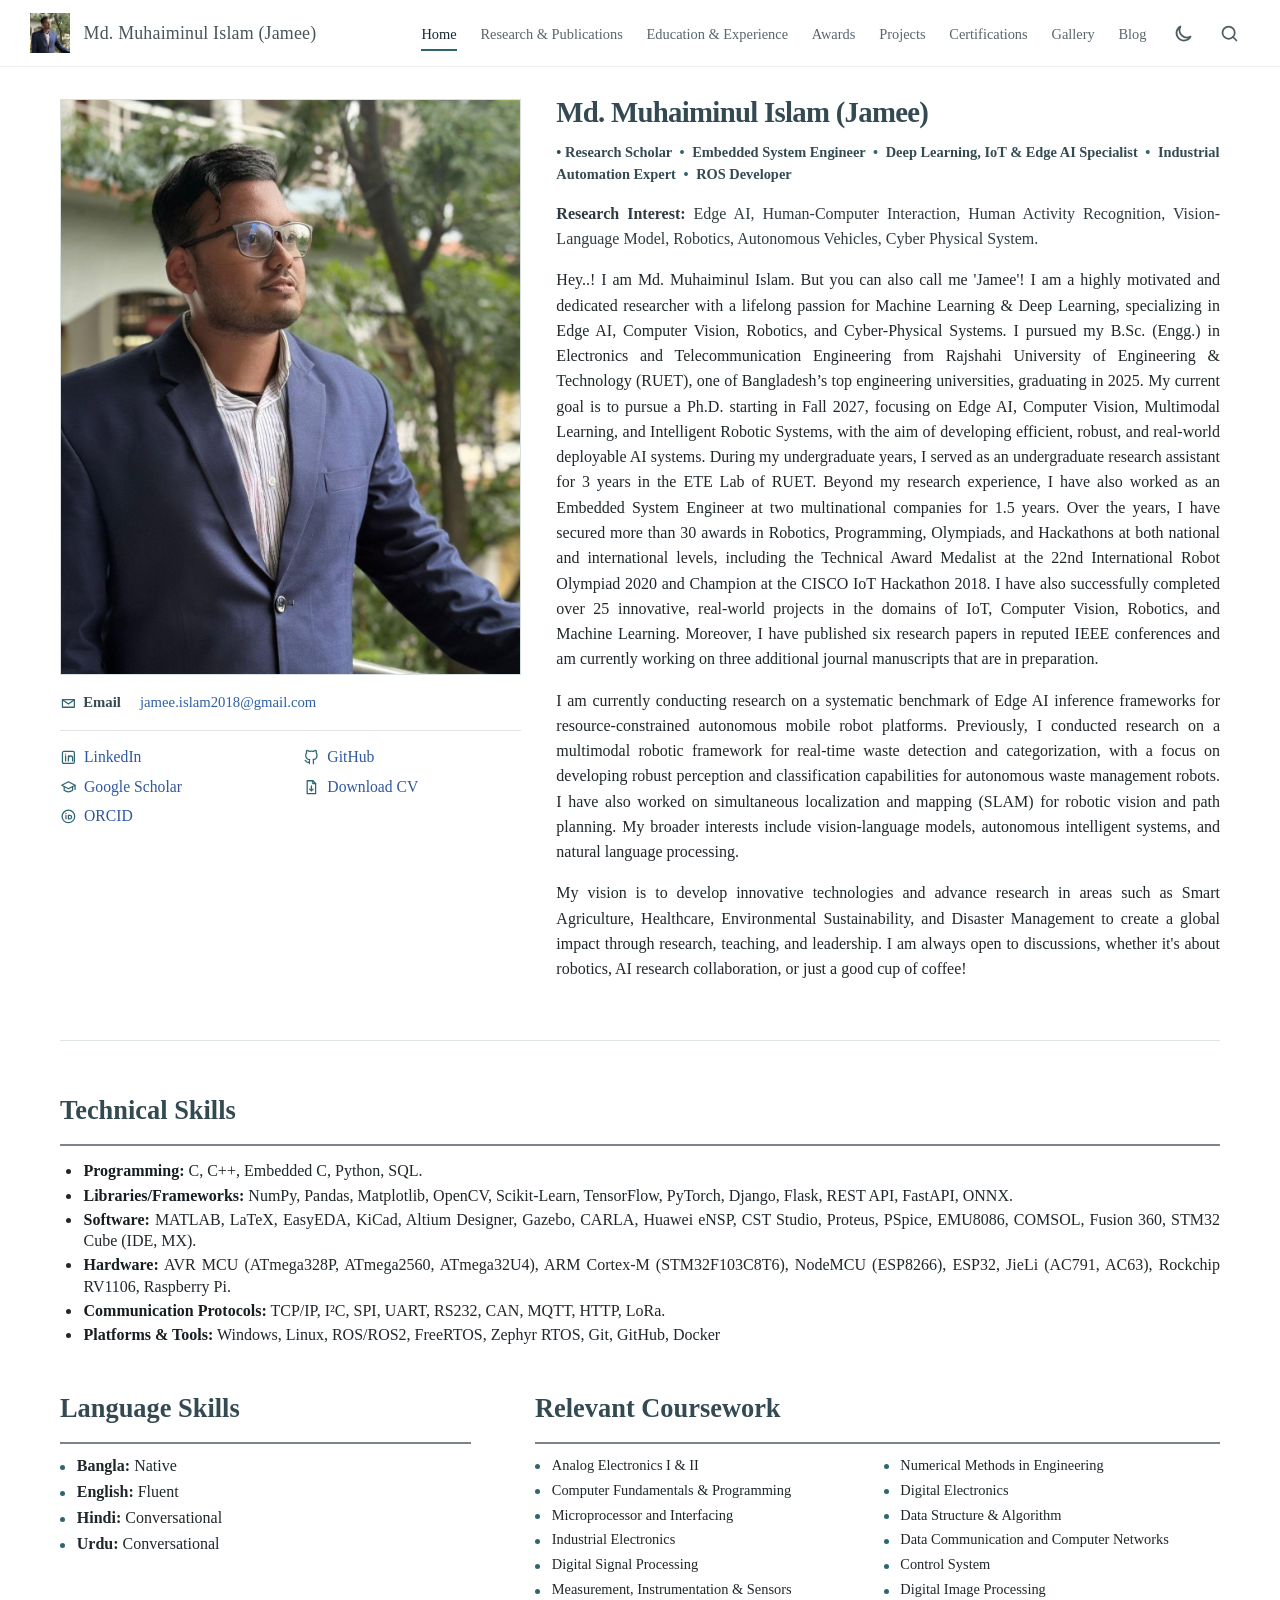
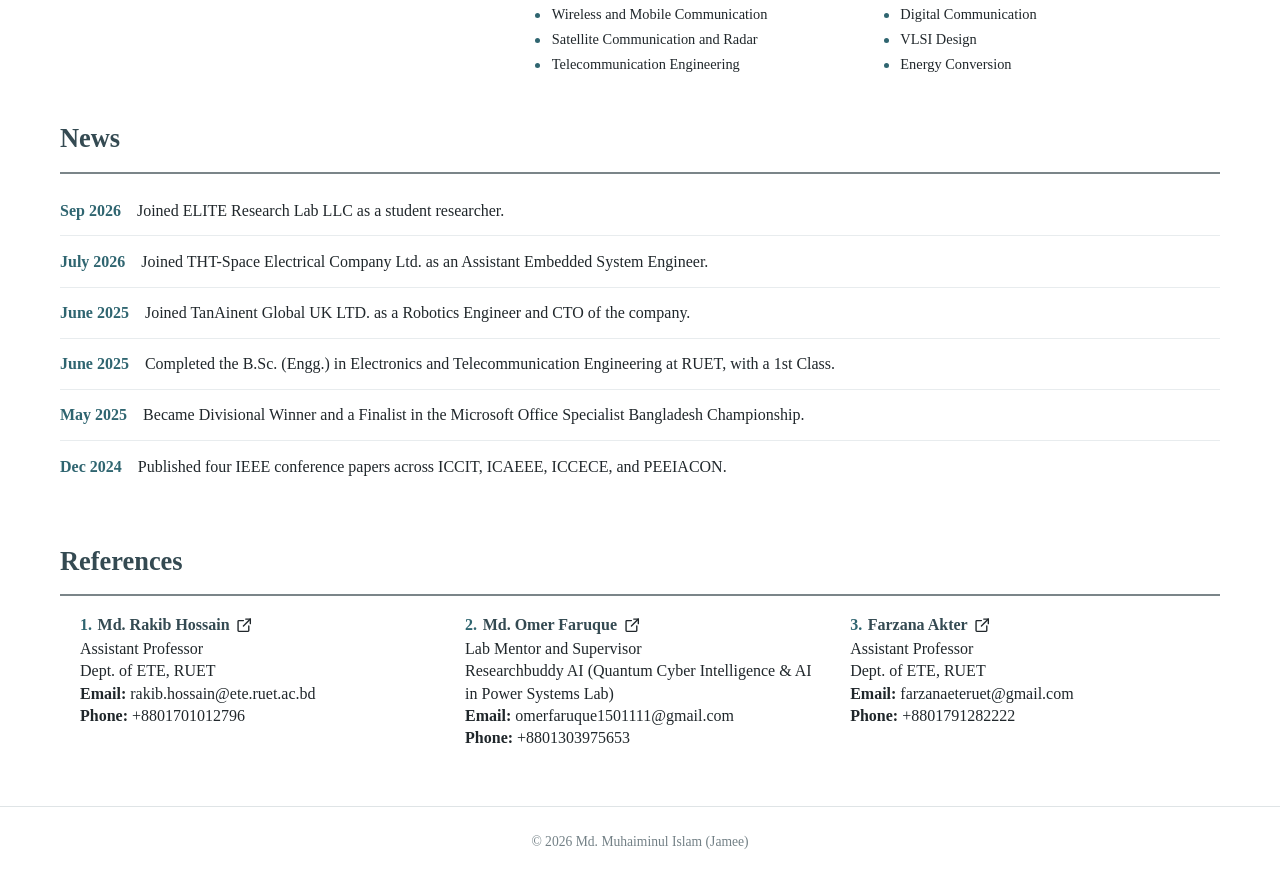
<file: index.html>
<!doctype html>
<html lang="en">
<head>
  <meta charset="utf-8">
  <meta name="viewport" content="width=device-width, initial-scale=1">
  <meta http-equiv="Cache-Control" content="no-cache, no-store, must-revalidate">
  <meta http-equiv="Pragma" content="no-cache">
  <meta http-equiv="Expires" content="0">
  <title>Md. Muhaiminul Islam (Jamee) | Researcher & Embedded Systems Engineer</title>
  <meta name="description" content="Academic portfolio of Md. Muhaiminul Islam (Jamee): embedded systems, robotics, artificial intelligence, SLAM, computer vision, IoT, research, and publications.">
  <meta name="google-site-verification" content="Dn5EXmdxxmrBaPdvSaRt5lncbcIIiBwLuBX4A6yFqiU" />
  <link rel="stylesheet" href="assets/css/site.css?v=20260916-image-stability">
</head>
<body>
  <a class="skip-link" href="#main-content">Skip to main content</a>
  <header class="site-header">
    <div class="header-inner">
      <a class="brand" href="index.html" aria-label="Md. Muhaiminul Islam (Jamee), home">
        <span class="brand-photo"><span>MIJ</span><img loading="lazy" decoding="async" src="images/avatar.jpg?v=20260916-image-stability" alt=""></span>
        <span>Md. Muhaiminul Islam (Jamee)</span>
      </a>
      <div class="nav-shell">
        <nav class="site-nav" data-navigation aria-label="Primary navigation">
          <a href="index.html" aria-current="page">Home</a>
          <a href="research.html">Research &amp; Publications</a>
          <a href="experience.html">Education &amp; Experience</a>
          <a href="awards.html">Awards</a>
          <a href="projects.html">Projects</a>
          <a href="learning.html">Certifications</a>
          <a href="gallery.html">Gallery</a>
          <a href="blog.html">Blog</a>
        </nav>
        <button class="icon-button" type="button" data-search-open aria-label="Search this site">
          <svg viewBox="0 0 24 24" aria-hidden="true"><circle cx="11" cy="11" r="7"></circle><path d="m20 20-4-4"></path></svg>
        </button>
        <button class="menu-button" type="button" data-menu-button aria-expanded="false" aria-label="Open navigation">
          <svg viewBox="0 0 24 24" aria-hidden="true"><path d="M4 7h16M4 12h16M4 17h16"></path></svg>
        </button>
      </div>
    </div>
  </header>

  <main id="main-content" class="page-shell">
    <div class="home-wrap">
      <section class="home-intro" aria-labelledby="home-title">
        <div class="profile-panel">
          <div class="media-frame profile-image" data-placeholder="Portrait of Md. Muhaiminul Islam (Jamee)">
            <img loading="eager" fetchpriority="high" decoding="async" src="images/profile.png?v=20260916-image-stability" alt="Portrait of Md. Muhaiminul Islam (Jamee)">
          </div>
          <ul class="profile-contact" aria-label="Contact details">
            <li><strong>Email</strong><a href="mailto:jamee.islam2018@gmail.com">jamee.islam2018@gmail.com</a></li>
          </ul>
          <div class="social-links" aria-label="Academic and professional profiles">
            <div class="social-column">
              <a href="https://www.linkedin.com/in/md-muhaiminul-islam-jamee" rel="me">LinkedIn</a>
              <a href="https://scholar.google.com/citations?user=bYHFsFcAAAAJ&amp;hl=en" rel="me">Google Scholar</a>
              <a href="https://orcid.org/0009-0001-9273-9712" rel="me">ORCID</a>
            </div>
            <div class="social-column">
              <a href="https://github.com/mdmuhaiminulislamjamee" rel="me">GitHub</a>
              <a href="files/Md-Muhaiminul-Islam-CV.pdf" download>Download CV</a>
            </div>
          </div>
        </div>

        <div class="bio-panel">
          <h1 id="home-title">Md. Muhaiminul Islam (Jamee)</h1>
          <p class="professional-tagline">• Research Scholar <span aria-hidden="true">•</span> Embedded Systems &amp; Robotic System Developer <span aria-hidden="true">•</span> Deep Learning, IoT &amp; Python Specialist <span aria-hidden="true">•</span> Industrial Automation Expert</p>
          <p class="research-line"><strong>Research Interest:</strong> Autonomous Vehicles, Artificial Intelligence, Computer Vision, Robotics, IoT, Control Systems, Embedded Systems, SLAM, Digital Image &amp; Signal Processing, and Intelligent Systems.</p>
          <p>I am an Electronics and Telecommunication Engineering graduate from Rajshahi University of Engineering &amp; Technology (RUET), Bangladesh. My work sits at the intersection of embedded systems, robotics, artificial intelligence, and industrial automation, with a particular interest in building intelligent systems that can sense, reason, and act in real-world environments.</p>
          <p>During my undergraduate studies, I developed more than 25 practical projects spanning IoT, computer vision, robotics, web development, and machine learning. My research portfolio includes six published IEEE conference papers and three manuscripts under review, with work on autonomous waste management, intelligent monitoring, smart notice systems, unmanned surveillance, regenerative braking, and communication systems. I served as an Undergraduate Research Assistant in the Department of Electronics &amp; Telecommunication Engineering at RUET from 2023 to 2025.</p>
          <p>My engineering experience covers embedded C/C++, microcontrollers, PCB and mixed-signal design, sensor integration, communication protocols, TinyML, edge AI, ROS 2, and deep-learning workflows. Alongside research and development, I have contributed to teaching, technical training, mentoring, and academic programs in robotics, mathematics, science, and engineering.</p>
          <p>My long-term goal is to pursue a PhD and contribute to research in AI, SLAM, robotics, autonomous systems, and embedded intelligence. I hope to develop rigorous, resource-efficient technologies with practical social and industrial impact while continuing to grow as a researcher, educator, and technical leader.</p>
        </div>
      </section>

      <section class="quick-grid" aria-label="Profile details">
        <div class="home-section skills-section" id="technical-skills">
          <h2>Technical Skills</h2>
          <ul class="skills-summary">
            <li><strong>Programming:</strong> C, C++, Embedded C, Python, JavaScript, PHP, SQL.</li>
            <li><strong>Libraries/Frameworks:</strong> NumPy, Pandas, Matplotlib, OpenCV, Scikit-Learn, TensorFlow, PyTorch, Django, Flask, REST API, FastAPI.</li>
            <li><strong>Software:</strong> MATLAB, Huawei eNSP, CST Studio, Proteus, PSpice, LaTeX, COMSOL, EMU8086, EasyEDA, KiCad, Altium Designer, Fusion 360, Gazebo, CARLA, Microsoft Visio, Figma, Microsoft Office Suite, AutoCAD, Adobe Suite, PyCharm.</li>
            <li><strong>Hardware:</strong> AVR MCU (ATmega328P, ATmega2560, ATmega32U4), ARM Cortex-M (STM32F103C8T6), NodeMCU (ESP8266), ESP32, JieLi (AC791, AC63), Rockchip RV1106, Raspberry Pi.</li>
            <li><strong>Communication Protocols:</strong> TCP/IP, I²C, SPI, UART, RS232, CAN, MQTT, HTTP.</li>
            <li><strong>Platforms &amp; Tools:</strong> Windows, Linux, ROS 2, FreeRTOS, Git, GitHub, Docker, Google Cloud.</li>
            <li><strong>Design &amp; Simulation:</strong> PCB Design &amp; Simulation, Hardware Design, Testing &amp; Simulation, Network Design &amp; Simulation, Robot Operating System Development &amp; Simulation, Deep Learning Model Development.</li>
            <li><strong>Soft Skills:</strong> Research &amp; Development, Teaching, Problem Solving, Leadership, Documentation, Project Management, Public Speaking.</li>
          </ul>
        </div>

        <div class="home-section">
          <h2>Language Skills</h2>
          <ul class="plain-list home-detail-list">
            <li><strong>Bangla:</strong> Native</li>
            <li><strong>English:</strong> Fluent</li>
            <li><strong>Hindi:</strong> Basic understanding</li>
            <li><strong>Urdu:</strong> Basic understanding</li>
          </ul>
        </div>

        <div class="home-section" id="coursework">
          <h2>Relevant Coursework</h2>
          <ul class="plain-list home-detail-list coursework-list">
            <li>Analog Electronics I &amp; II</li>
            <li>Numerical Methods in Engineering</li>
            <li>Computer Fundamentals &amp; Programming</li>
            <li>Digital Electronics</li>
            <li>Microprocessor and Interfacing</li>
            <li>Data Structure &amp; Algorithm</li>
            <li>Industrial Electronics</li>
            <li>Data Communication and Computer Networks</li>
            <li>Digital Signal Processing</li>
            <li>Control System</li>
            <li>Measurement, Instrumentation &amp; Sensors</li>
            <li>Digital Image Processing</li>
            <li>Wireless and Mobile Communication</li>
            <li>Digital Communication</li>
            <li>Satellite Communication and Radar</li>
            <li>VLSI Design</li>
            <li>Telecommunication Engineering</li>
          </ul>
        </div>

        <div class="home-section" style="grid-column: 1 / -1;">
          <h2>News</h2>
          <ul class="news-list">
            <li><span class="news-year">July 2026</span><span>Joined THT-Space Electrical Company Ltd. as an Assistant Embedded System Engineer.</span></li>
            <li><span class="news-year">June 2025</span><span>Joined TanAinent Global UK LTD. as a Robotics Engineer and CTO of the company.</span></li>
            <li><span class="news-year">June 2025</span><span>Completed the B.Sc. (Engg.) in Electronics and Telecommunication Engineering at RUET, with a 1st Class.</span></li>
            <li><span class="news-year">May 2025</span><span>Became Divisional Winner and a Finalist in the Microsoft Office Specialist Bangladesh Championship.</span></li>
            <li><span class="news-year">Dec 2024</span><span>Published four IEEE conference papers across ICCIT, ICAEEE, ICCECE, and PEEIACON.</span></li>
          </ul>
        </div>
      </section>

      <section class="home-references" id="references" aria-labelledby="references-title">
        <h2 id="references-title">References</h2>
        <div class="reference-grid">
          <article class="reference-card"><h3><span class="reference-index">1.</span><span class="reference-name">Md. Rakib Hossain</span><a class="external-link reference-scholar-link" href="https://scholar.google.com/citations?hl=en&amp;user=ZNRh8_gAAAAJ&amp;view_op=list_works&amp;sortby=pubdate" target="_blank" rel="noopener noreferrer" aria-label="Open Md. Rakib Hossain Google Scholar profile" title="Open Md. Rakib Hossain Google Scholar profile"><svg viewBox="0 0 24 24" aria-hidden="true"><path d="M14 4h6v6"></path><path d="m20 4-9 9"></path><path d="M18 13v6a1 1 0 0 1-1 1H5a1 1 0 0 1-1-1V7a1 1 0 0 1 1-1h6"></path></svg></a></h3><p>Assistant Professor</p><p>Dept. of ETE, RUET</p><p><strong>Email:</strong> <a href="mailto:rakib.hossain@ete.ruet.ac.bd">rakib.hossain@ete.ruet.ac.bd</a></p><p><strong>Phone:</strong> <a href="tel:+8801701012796">+8801701012796</a></p></article>
          <article class="reference-card"><h3><span class="reference-index">2.</span><span class="reference-name">Md. Omer Faruque</span><a class="external-link reference-scholar-link" href="https://scholar.google.com/citations?user=N3bXRSMAAAAJ&amp;hl=en&amp;oi=ao" target="_blank" rel="noopener noreferrer" aria-label="Open Md. Omer Faruque Google Scholar profile" title="Open Md. Omer Faruque Google Scholar profile"><svg viewBox="0 0 24 24" aria-hidden="true"><path d="M14 4h6v6"></path><path d="m20 4-9 9"></path><path d="M18 13v6a1 1 0 0 1-1 1H5a1 1 0 0 1-1-1V7a1 1 0 0 1 1-1h6"></path></svg></a></h3><p>Lab Mentor and Supervisor</p><p>Researchbuddy AI (Quantum Cyber Intelligence &amp; AI in Power Systems Lab)</p><p><strong>Email:</strong> <a href="mailto:omerfaruque1501111@gmail.com">omerfaruque1501111@gmail.com</a></p><p><strong>Phone:</strong> <a href="tel:+8801303975653">+8801303975653</a></p></article>
          <article class="reference-card"><h3><span class="reference-index">3.</span><span class="reference-name">Farzana Akter</span><a class="external-link reference-scholar-link" href="https://scholar.google.com/citations?user=QBDpOGoAAAAJ&amp;hl=en" target="_blank" rel="noopener noreferrer" aria-label="Open Farzana Akter Google Scholar profile" title="Open Farzana Akter Google Scholar profile"><svg viewBox="0 0 24 24" aria-hidden="true"><path d="M14 4h6v6"></path><path d="m20 4-9 9"></path><path d="M18 13v6a1 1 0 0 1-1 1H5a1 1 0 0 1-1-1V7a1 1 0 0 1 1-1h6"></path></svg></a></h3><p>Assistant Professor</p><p>Dept. of ETE, RUET</p><p><strong>Email:</strong> <a href="mailto:farzanaeteruet@gmail.com">farzanaeteruet@gmail.com</a></p><p><strong>Phone:</strong> <a href="tel:+8801791282222">+8801791282222</a></p></article>
        </div>
      </section>
    </div>
  </main>

  <footer class="site-footer">
    <p>© <span data-current-year>2026</span> Md. Muhaiminul Islam (Jamee)</p>
  </footer>

  <div class="search-dialog" data-search-dialog aria-hidden="true" role="dialog" aria-modal="true" aria-labelledby="search-title">
    <div class="search-panel">
      <div class="search-topline"><h2 id="search-title">Search this site</h2><button class="search-close" type="button" data-search-close aria-label="Close search">×</button></div>
      <label for="site-search" class="skip-link">Search</label>
      <input id="site-search" class="search-input" type="search" placeholder="Search research, projects, skills…" autocomplete="off" data-search-input>
      <ul class="search-results" data-search-results aria-live="polite"><li class="search-hint">Start typing to search the portfolio.</li></ul>
    </div>
  </div>
  <script src="assets/js/content.js?v=20260916-image-stability"></script>
  <script src="assets/js/site.js?v=20260916-image-stability"></script>
</body>
</html>
</file>
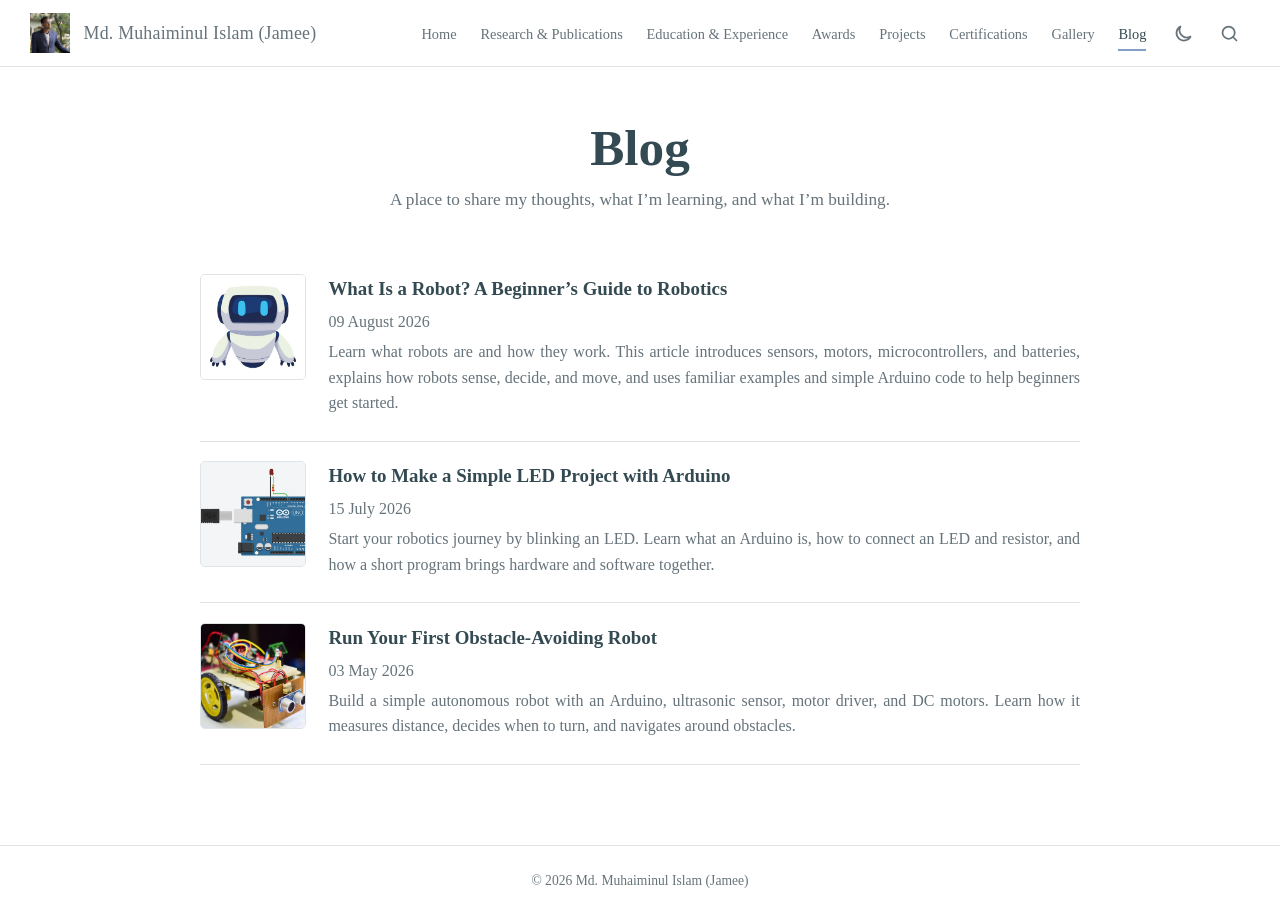
<file: blog.html>
<!doctype html>
<html lang="en">
<head>
  <meta charset="utf-8">
  <meta name="viewport" content="width=device-width, initial-scale=1">
  <meta http-equiv="Cache-Control" content="no-cache, no-store, must-revalidate">
  <meta http-equiv="Pragma" content="no-cache">
  <meta http-equiv="Expires" content="0">
  <title>Blog | Md. Muhaiminul Islam (Jamee)</title>
  <meta name="description" content="Research notes and practical writing by Md. Muhaiminul Islam (Jamee) on embedded AI, robotics, computer vision, and autonomous systems.">
  <link rel="stylesheet" href="assets/css/site.css?v=20260916-image-stability">
</head>
<body class="blog-page">
  <a class="skip-link" href="#main-content">Skip to main content</a>
  <header class="site-header"><div class="header-inner"><a class="brand" href="index.html" aria-label="Md. Muhaiminul Islam (Jamee), home"><span class="brand-photo"><span>MIJ</span><img loading="lazy" decoding="async" src="images/avatar.jpg?v=20260916-image-stability" alt=""></span><span>Md. Muhaiminul Islam (Jamee)</span></a><div class="nav-shell"><nav class="site-nav" data-navigation aria-label="Primary navigation"><a href="index.html">Home</a><a href="research.html">Research &amp; Publications</a><a href="experience.html">Education &amp; Experience</a><a href="awards.html">Awards</a><a href="projects.html">Projects</a><a href="learning.html">Certifications</a><a href="gallery.html">Gallery</a><a href="blog.html" aria-current="page">Blog</a></nav><button class="icon-button" type="button" data-search-open aria-label="Search this site"><svg viewBox="0 0 24 24" aria-hidden="true"><circle cx="11" cy="11" r="7"></circle><path d="m20 20-4-4"></path></svg></button><button class="menu-button" type="button" data-menu-button aria-expanded="false" aria-label="Open navigation"><svg viewBox="0 0 24 24" aria-hidden="true"><path d="M4 7h16M4 12h16M4 17h16"></path></svg></button></div></div></header>

  <main id="main-content" class="page-shell">
    <section class="blog-main" aria-labelledby="blog-title">
      <header class="blog-header">
        <h1 id="blog-title">Blog</h1>
        <p class="blog-lead">A place to share my thoughts, what I’m learning, and what I’m building.</p>
      </header>
      <ul class="blog-list">
        <li class="blog-entry">
          <a class="blog-thumb" href="blog/what-is-a-robot.html" aria-label="Read What Is a Robot?"><span class="media-frame" data-placeholder="Robot components and beginner robotics"><img loading="eager" fetchpriority="high" decoding="async" src="images/blog/what-is-a-robot.avif?v=20260916-image-stability" alt="Robot components and beginner robotics"></span></a>
          <div>
            <h2><a href="blog/what-is-a-robot.html">What Is a Robot? A Beginner’s Guide to Robotics</a></h2>
            <time datetime="2026-08-09">09 August 2026</time>
            <p>Learn what robots are and how they work. This article introduces sensors, motors, microcontrollers, and batteries, explains how robots sense, decide, and move, and uses familiar examples and simple Arduino code to help beginners get started.</p>
          </div>
        </li>
        <li class="blog-entry">
          <a class="blog-thumb" href="blog/simple-led-project-arduino.html" aria-label="Read Simple LED Project with Arduino"><span class="media-frame" data-placeholder="Arduino LED circuit on a breadboard"><img loading="lazy" decoding="async" src="images/blog/simple-led-project-arduino.jpg?v=20260916-image-stability" alt="Arduino LED circuit on a breadboard"></span></a>
          <div>
            <h2><a href="blog/simple-led-project-arduino.html">How to Make a Simple LED Project with Arduino</a></h2>
            <time datetime="2026-07-15">15 July 2026</time>
            <p>Start your robotics journey by blinking an LED. Learn what an Arduino is, how to connect an LED and resistor, and how a short program brings hardware and software together.</p>
          </div>
        </li>
        <li class="blog-entry">
          <a class="blog-thumb" href="blog/obstacle-avoiding-robot.html" aria-label="Read First Obstacle-Avoiding Robot"><span class="media-frame" data-placeholder="Arduino obstacle-avoiding robot and circuit"><img loading="lazy" decoding="async" src="images/blog/obstacle-avoiding-robot.avif?v=20260916-image-stability" alt="Arduino obstacle-avoiding robot and circuit"></span></a>
          <div>
            <h2><a href="blog/obstacle-avoiding-robot.html">Run Your First Obstacle-Avoiding Robot</a></h2>
            <time datetime="2026-05-03">03 May 2026</time>
            <p>Build a simple autonomous robot with an Arduino, ultrasonic sensor, motor driver, and DC motors. Learn how it measures distance, decides when to turn, and navigates around obstacles.</p>
          </div>
        </li>
      </ul>
    </section>
  </main>

  <footer class="site-footer"><p>© <span data-current-year>2026</span> Md. Muhaiminul Islam (Jamee)</p></footer>
  <div class="search-dialog" data-search-dialog aria-hidden="true" role="dialog" aria-modal="true" aria-labelledby="search-title"><div class="search-panel"><div class="search-topline"><h2 id="search-title">Search this site</h2><button class="search-close" type="button" data-search-close aria-label="Close search">×</button></div><label for="site-search" class="skip-link">Search</label><input id="site-search" class="search-input" type="search" placeholder="Search research, projects, skills…" autocomplete="off" data-search-input><ul class="search-results" data-search-results aria-live="polite"><li class="search-hint">Start typing to search the portfolio.</li></ul></div></div>
  <script src="assets/js/content.js?v=20260916-image-stability"></script>
  <script src="assets/js/site.js?v=20260916-image-stability"></script>
</body>
</html>
</file>
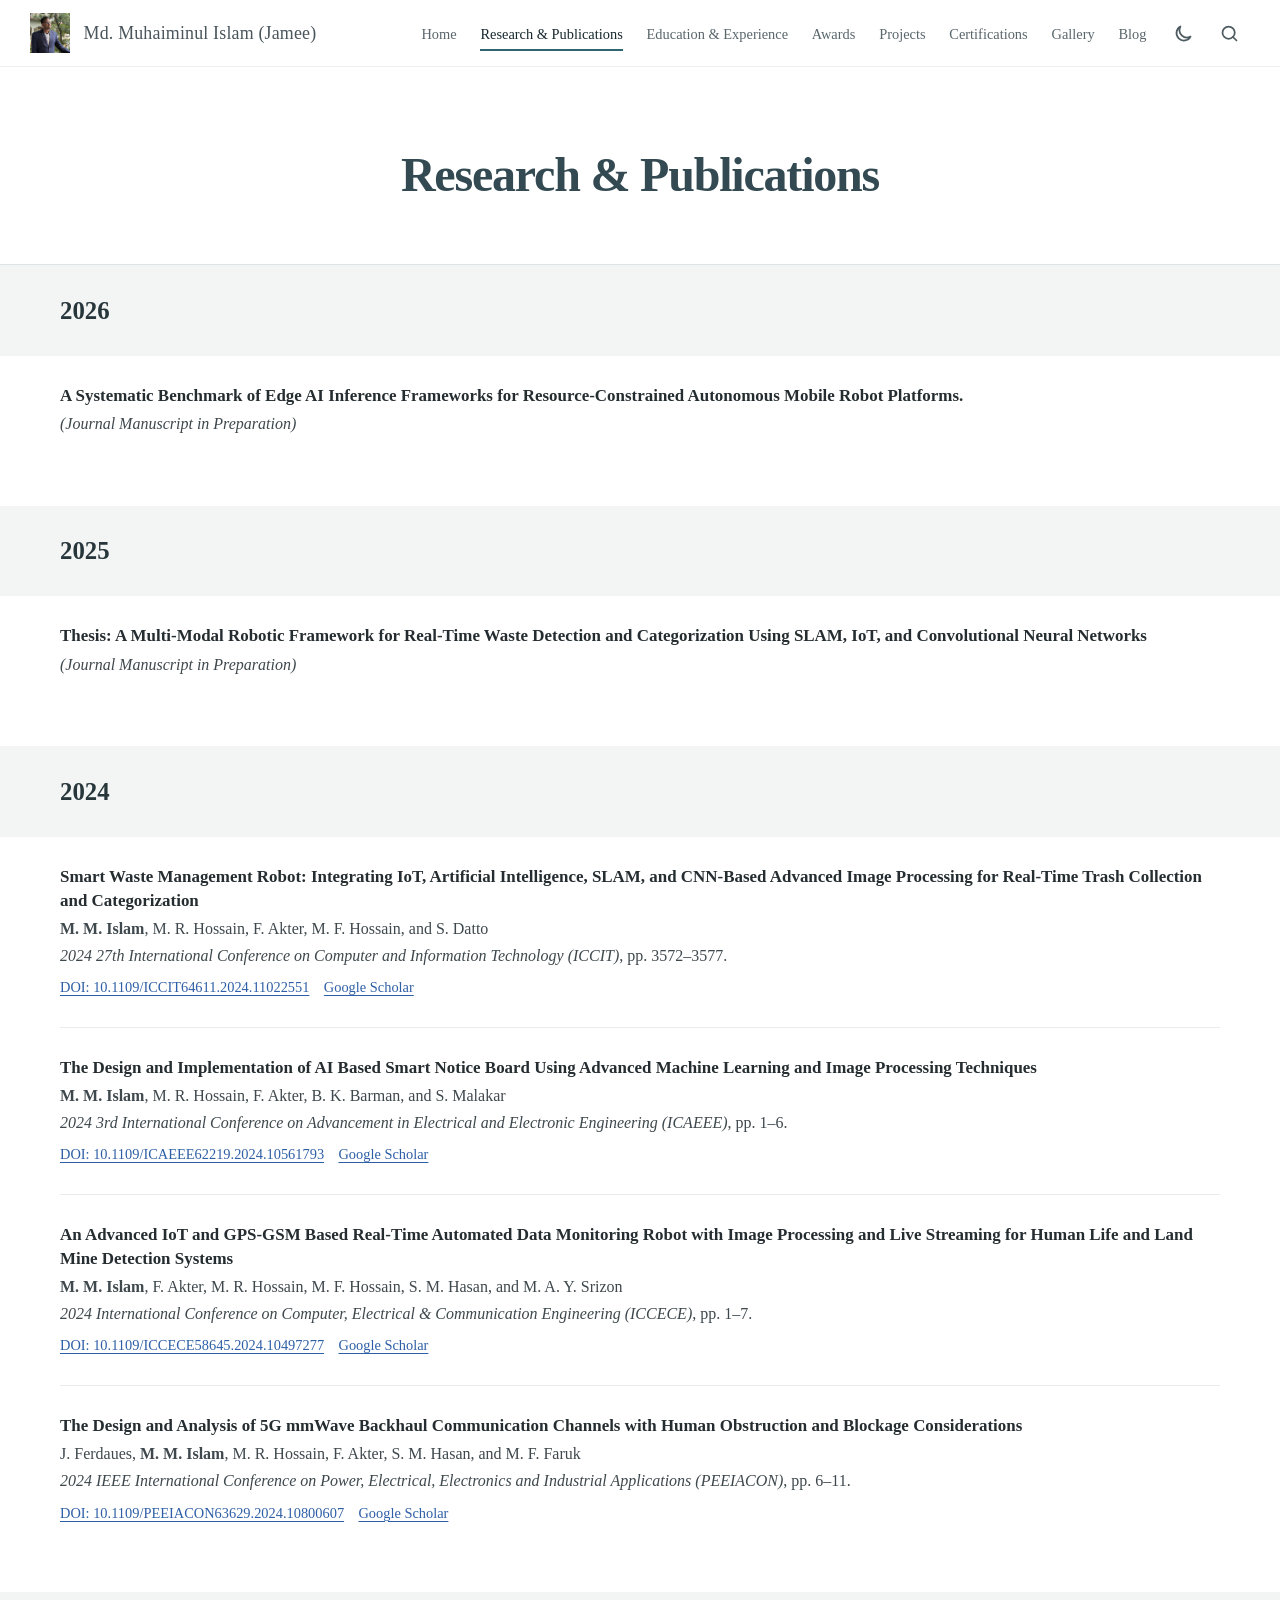
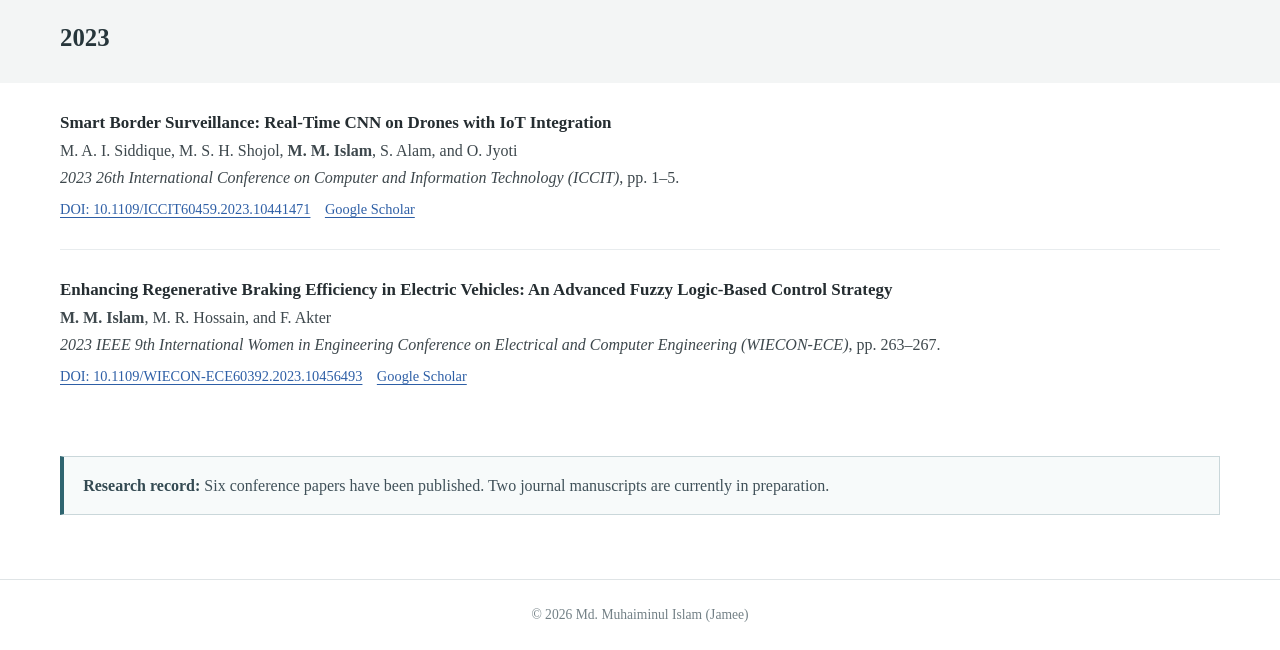
<file: research.html>
<!doctype html>
<html lang="en">
<head>
  <meta charset="utf-8">
  <meta name="viewport" content="width=device-width, initial-scale=1">
  <meta http-equiv="Cache-Control" content="no-cache, no-store, must-revalidate">
  <meta http-equiv="Pragma" content="no-cache">
  <meta http-equiv="Expires" content="0">
  <title>Research & Publications | Md. Muhaiminul Islam (Jamee)</title>
  <meta name="description" content="Research and IEEE publications by Md. Muhaiminul Islam (Jamee) in robotics, IoT, computer vision, SLAM, intelligent systems, and communication engineering.">
  <link rel="stylesheet" href="assets/css/site.css?v=20260916-image-stability">
</head>
<body>
  <a class="skip-link" href="#main-content">Skip to main content</a>
  <header class="site-header">
    <div class="header-inner">
      <a class="brand" href="index.html" aria-label="Md. Muhaiminul Islam (Jamee), home"><span class="brand-photo"><span>MIJ</span><img loading="lazy" decoding="async" src="images/avatar.jpg?v=20260916-image-stability" alt=""></span><span>Md. Muhaiminul Islam (Jamee)</span></a>
      <div class="nav-shell">
        <nav class="site-nav" data-navigation aria-label="Primary navigation">
          <a href="index.html">Home</a><a href="research.html" aria-current="page">Research &amp; Publications</a><a href="experience.html">Education &amp; Experience</a><a href="awards.html">Awards</a><a href="projects.html">Projects</a><a href="learning.html">Certifications</a><a href="gallery.html">Gallery</a><a href="blog.html">Blog</a>
        </nav>
        <button class="icon-button" type="button" data-search-open aria-label="Search this site"><svg viewBox="0 0 24 24" aria-hidden="true"><circle cx="11" cy="11" r="7"></circle><path d="m20 20-4-4"></path></svg></button>
        <button class="menu-button" type="button" data-menu-button aria-expanded="false" aria-label="Open navigation"><svg viewBox="0 0 24 24" aria-hidden="true"><path d="M4 7h16M4 12h16M4 17h16"></path></svg></button>
      </div>
    </div>
  </header>

  <main id="main-content" class="page-shell">
    <header class="page-hero">
      <h1>Research &amp; Publications</h1>
    </header>

    <section class="year-block" aria-labelledby="year-2026">
      <h2 id="year-2026" class="year-heading">2026</h2>
      <div class="publication-list">
        <article class="publication-item">
          <h2>A Systematic Benchmark of Edge AI Inference Frameworks for Resource-Constrained Autonomous Mobile Robot Platforms.</h2>
          <p><em>(Journal Manuscript in Preparation)</em></p>
        </article>
      </div>
    </section>

    <section class="year-block" aria-labelledby="year-2025">
      <h2 id="year-2025" class="year-heading">2025</h2>
      <div class="publication-list">
        <article class="publication-item">
          <h2>A Multi-Modal Robotic Framework for Real-Time Waste Detection and Categorization Using SLAM, IoT, and Convolutional Neural Networks</h2>
          <p><em>(Journal Manuscript in Preparation)</em></p>
        </article>
      </div>
    </section>

    <section class="year-block" aria-labelledby="year-2024">
      <h2 id="year-2024" class="year-heading">2024</h2>
      <div class="publication-list">
        <article class="publication-item" id="publication-iccitt-2024">
          <h2>Smart Waste Management Robot: Integrating IoT, Artificial Intelligence, SLAM, and CNN-Based Advanced Image Processing for Real-Time Trash Collection and Categorization</h2>
          <p><strong>M. M. Islam</strong>, M. R. Hossain, F. Akter, M. F. Hossain, and S. Datto</p>
          <p><em>2024 27th International Conference on Computer and Information Technology (ICCIT)</em>, pp. 3572–3577.</p>
          <div class="publication-links"><a href="https://doi.org/10.1109/ICCIT64611.2024.11022551">DOI: 10.1109/ICCIT64611.2024.11022551</a><a href="https://scholar.google.com/citations?user=bYHFsFcAAAAJ&amp;hl=en">Google Scholar</a></div>
        </article>

        <article class="publication-item">
          <h2>The Design and Implementation of AI Based Smart Notice Board Using Advanced Machine Learning and Image Processing Techniques</h2>
          <p><strong>M. M. Islam</strong>, M. R. Hossain, F. Akter, B. K. Barman, and S. Malakar</p>
          <p><em>2024 3rd International Conference on Advancement in Electrical and Electronic Engineering (ICAEEE)</em>, pp. 1–6.</p>
          <div class="publication-links"><a href="https://doi.org/10.1109/ICAEEE62219.2024.10561793">DOI: 10.1109/ICAEEE62219.2024.10561793</a><a href="https://scholar.google.com/citations?user=bYHFsFcAAAAJ&amp;hl=en">Google Scholar</a></div>
        </article>

        <article class="publication-item">
          <h2>An Advanced IoT and GPS-GSM Based Real-Time Automated Data Monitoring Robot with Image Processing and Live Streaming for Human Life and Land Mine Detection Systems</h2>
          <p><strong>M. M. Islam</strong>, F. Akter, M. R. Hossain, M. F. Hossain, S. M. Hasan, and M. A. Y. Srizon</p>
          <p><em>2024 International Conference on Computer, Electrical &amp; Communication Engineering (ICCECE)</em>, pp. 1–7.</p>
          <div class="publication-links"><a href="https://doi.org/10.1109/ICCECE58645.2024.10497277">DOI: 10.1109/ICCECE58645.2024.10497277</a><a href="https://scholar.google.com/citations?user=bYHFsFcAAAAJ&amp;hl=en">Google Scholar</a></div>
        </article>

        <article class="publication-item">
          <h2>The Design and Analysis of 5G mmWave Backhaul Communication Channels with Human Obstruction and Blockage Considerations</h2>
          <p>J. Ferdaues, <strong>M. M. Islam</strong>, M. R. Hossain, F. Akter, S. M. Hasan, and M. F. Faruk</p>
          <p><em>2024 IEEE International Conference on Power, Electrical, Electronics and Industrial Applications (PEEIACON)</em>, pp. 6–11.</p>
          <div class="publication-links"><a href="https://doi.org/10.1109/PEEIACON63629.2024.10800607">DOI: 10.1109/PEEIACON63629.2024.10800607</a><a href="https://scholar.google.com/citations?user=bYHFsFcAAAAJ&amp;hl=en">Google Scholar</a></div>
        </article>
      </div>
    </section>

    <section class="year-block" aria-labelledby="year-2023">
      <h2 id="year-2023" class="year-heading">2023</h2>
      <div class="publication-list">
        <article class="publication-item">
          <h2>Smart Border Surveillance: Real-Time CNN on Drones with IoT Integration</h2>
          <p>M. A. I. Siddique, M. S. H. Shojol, <strong>M. M. Islam</strong>, S. Alam, and O. Jyoti</p>
          <p><em>2023 26th International Conference on Computer and Information Technology (ICCIT)</em>, pp. 1–5.</p>
          <div class="publication-links"><a href="https://doi.org/10.1109/ICCIT60459.2023.10441471">DOI: 10.1109/ICCIT60459.2023.10441471</a><a href="https://scholar.google.com/citations?user=bYHFsFcAAAAJ&amp;hl=en">Google Scholar</a></div>
        </article>

        <article class="publication-item">
          <h2>Enhancing Regenerative Braking Efficiency in Electric Vehicles: An Advanced Fuzzy Logic-Based Control Strategy</h2>
          <p><strong>M. M. Islam</strong>, M. R. Hossain, and F. Akter</p>
          <p><em>2023 IEEE 9th International Women in Engineering Conference on Electrical and Computer Engineering (WIECON-ECE)</em>, pp. 263–267.</p>
          <div class="publication-links"><a href="https://doi.org/10.1109/WIECON-ECE60392.2023.10456493">DOI: 10.1109/WIECON-ECE60392.2023.10456493</a><a href="https://scholar.google.com/citations?user=bYHFsFcAAAAJ&amp;hl=en">Google Scholar</a></div>
        </article>
      </div>
    </section>

    <section class="content-wrap" style="padding:0 0 4rem;">
      <div class="replacement-note"><strong>Research record:</strong> Six conference papers have been published. Two journal manuscripts are currently in preparation.</div>
    </section>
  </main>

  <footer class="site-footer"><p>© <span data-current-year>2026</span> Md. Muhaiminul Islam (Jamee)</p></footer>
  <div class="search-dialog" data-search-dialog aria-hidden="true" role="dialog" aria-modal="true" aria-labelledby="search-title"><div class="search-panel"><div class="search-topline"><h2 id="search-title">Search this site</h2><button class="search-close" type="button" data-search-close aria-label="Close search">×</button></div><label for="site-search" class="skip-link">Search</label><input id="site-search" class="search-input" type="search" placeholder="Search research, projects, skills…" autocomplete="off" data-search-input><ul class="search-results" data-search-results aria-live="polite"><li class="search-hint">Start typing to search the portfolio.</li></ul></div></div>
  <script src="assets/js/content.js?v=20260916-image-stability"></script>
  <script src="assets/js/site.js?v=20260916-image-stability"></script>
</body>
</html>
</file>
<file: assets/css/site.css>
:root {
  --font-body: "Book Antiqua", Palatino, "Palatino Linotype", "Palatino LT STD", Georgia, serif;
  --font-heading: "Bookman Old Style", Bookman, "URW Bookman L", Georgia, serif;
  --ink: #20272b;
  --muted: #66737a;
  --heading: #344a52;
  --accent: #2f6570;
  --accent-dark: #214b54;
  --link: #2e5fa6;
  --line: #dfe4e6;
  --band: #f3f5f5;
  --surface: #ffffff;
  --surface-raised: #ffffff;
  --header-bg: rgba(255, 255, 255, 0.97);
  --soft-text: #40545b;
  --code-bg: #eff2f3;
  --code-ink: #27383e;
  --shadow: 0 12px 34px rgba(28, 45, 52, 0.09);
  --radius: 4px;
  --content: 1160px;
  --page-gutter: clamp(0.75rem, 2vw, 1.25rem);
  --page-inset: clamp(1.5rem, 4vw, 2.5rem);
}

* {
  box-sizing: border-box;
}

html {
  scroll-behavior: smooth;
  overflow-x: hidden;
  overflow-x: clip;
}

body {
  min-width: 0;
  margin: 0;
  color: var(--ink);
  background: var(--surface);
  font-family: var(--font-body);
  font-size: 1rem;
  line-height: 1.58;
  -webkit-font-smoothing: antialiased;
  overflow-x: hidden;
  overflow-x: clip;
}

h1,
h2,
h3,
h4,
h5,
h6 {
  font-family: var(--font-heading);
}

main p,
main li {
  text-align: justify;
  text-justify: inter-word;
  overflow-wrap: anywhere;
  hyphens: auto;
}

html.menu-open,
html.search-open,
html.preview-open,
body.menu-open,
body.search-open,
body.preview-open {
  overflow: hidden;
}

a {
  color: var(--link);
  text-decoration-thickness: 1px;
  text-underline-offset: 3px;
  overflow-wrap: anywhere;
}

a:hover {
  color: var(--accent-dark);
}

img {
  display: block;
  max-width: 100%;
  height: auto;
}

button,
input {
  font: inherit;
}

.skip-link {
  position: fixed;
  top: 0.5rem;
  left: 0.5rem;
  z-index: 200;
  padding: 0.7rem 1rem;
  color: #fff;
  background: var(--accent-dark);
  transform: translateY(-160%);
  transition: transform 160ms ease;
}

.skip-link:focus {
  transform: translateY(0);
}

.site-header {
  position: sticky;
  top: 0;
  z-index: 100;
  border-bottom: 1px solid #edf0f1;
  background: var(--header-bg);
  backdrop-filter: blur(10px);
}

.header-inner {
  display: flex;
  width: min(calc(100% - var(--page-inset)), 1220px);
  min-height: 66px;
  margin: 0 auto;
  align-items: center;
  justify-content: space-between;
  gap: 2rem;
}

.brand {
  display: inline-flex;
  min-width: max-content;
  align-items: center;
  gap: 0.85rem;
  color: #49555b;
  font-size: 1.12rem;
  font-family: var(--font-heading);
  font-weight: 400;
  letter-spacing: 0.01em;
  text-decoration: none;
}

.brand > span:last-child {
  white-space: nowrap;
}

.brand:hover {
  color: var(--heading);
}

.brand-photo {
  position: relative;
  display: grid;
  width: 40px;
  height: 40px;
  overflow: hidden;
  place-items: center;
  color: #fff;
  background: var(--heading);
  font-size: 0.78rem;
  font-weight: 900;
  letter-spacing: 0.08em;
}

.brand-photo img {
  position: absolute;
  inset: 0;
  width: 100%;
  height: 100%;
  object-fit: cover;
}

.nav-shell {
  display: flex;
  min-width: 0;
  align-items: center;
  gap: 0.25rem;
}

.site-nav {
  display: flex;
  align-items: center;
  gap: 0.05rem;
}

.site-nav a {
  position: relative;
  padding: 1.3rem 0.72rem 1.15rem;
  color: #59666c;
  font-size: 0.9rem;
  text-decoration: none;
  white-space: nowrap;
}

.site-nav a::after {
  position: absolute;
  right: 0.72rem;
  bottom: 0.82rem;
  left: 0.72rem;
  height: 2px;
  content: "";
  background: var(--accent);
  transform: scaleX(0);
  transform-origin: center;
  transition: transform 150ms ease;
}

.site-nav a:hover,
.site-nav a[aria-current="page"] {
  color: #17282e;
}

.site-nav a:hover::after,
.site-nav a[aria-current="page"]::after {
  transform: scaleX(1);
}

.icon-button,
.menu-button {
  display: inline-grid;
  width: 42px;
  height: 42px;
  border: 0;
  border-radius: 50%;
  place-items: center;
  color: #4e5b61;
  background: transparent;
  cursor: pointer;
  transition: background-color 150ms ease, color 150ms ease;
}

.icon-button:hover,
.menu-button:hover {
  color: var(--accent-dark);
  background: var(--band);
}

.icon-button svg,
.menu-button svg {
  width: 21px;
  height: 21px;
  fill: none;
  stroke: currentColor;
  stroke-linecap: round;
  stroke-linejoin: round;
  stroke-width: 2;
}

.menu-button {
  display: none;
}

.page-shell {
  min-height: calc(100vh - 152px);
}

.home-wrap,
.content-wrap {
  width: min(calc(100% - var(--page-inset)), var(--content));
  margin: 0 auto;
}

.home-intro {
  display: grid;
  padding: 2rem 0 2.65rem;
  grid-template-columns: minmax(270px, 0.82fr) minmax(0, 1.18fr);
  gap: clamp(1.5rem, 3.2vw, 2.2rem);
  align-items: start;
}

.home-intro > *,
.quick-grid > *,
.timeline-item > *,
.award-item > *,
.project-grid > *,
.learning-grid > *,
.gallery-grid > *,
.blog-entry > * {
  min-width: 0;
}

.profile-panel {
  position: sticky;
  top: 90px;
}

.media-frame {
  position: relative;
  display: grid;
  width: 100%;
  overflow: hidden;
  place-items: center;
  color: #718087;
  border: 1px solid #d7dfe1;
  background:
    linear-gradient(145deg, rgba(55, 89, 98, 0.08), rgba(55, 89, 98, 0.015)),
    repeating-linear-gradient(135deg, transparent 0 18px, rgba(55, 89, 98, 0.035) 18px 19px);
}

.media-frame::before {
  max-width: 22rem;
  padding: clamp(1rem, 4vw, 2rem);
  content: attr(data-placeholder);
  text-align: center;
  font-size: 0.92rem;
  letter-spacing: 0.03em;
}

.media-frame.has-image::before {
  visibility: hidden;
}

.media-frame img {
  position: absolute;
  inset: 0;
  width: 100%;
  height: 100%;
  object-fit: cover;
}

.profile-image {
  min-height: 0;
  aspect-ratio: 4 / 5;
}

.social-links {
  display: grid;
  padding: 0.85rem 0 0;
  grid-template-columns: repeat(2, minmax(0, 1fr));
  gap: 0.3rem 1.6rem;
}

.social-links a {
  display: inline-flex;
  min-width: 0;
  align-items: center;
  gap: 0.45rem;
  color: #2f58a0;
  font-family: var(--font-heading);
  font-size: 0.98rem;
  text-decoration: none;
  transition: color 140ms ease, transform 140ms ease;
}

.profile-link-icon {
  display: inline-grid;
  width: 1.05rem;
  height: 1.05rem;
  flex: 0 0 1.05rem;
  place-items: center;
  color: var(--accent);
}

.profile-link-icon svg {
  width: 100%;
  height: 100%;
  fill: none;
  stroke: currentColor;
  stroke-linecap: round;
  stroke-linejoin: round;
  stroke-width: 1.8;
}

.social-column {
  display: grid;
  align-content: start;
  gap: 0.3rem;
}

.profile-contact {
  margin: 0;
  padding: 0.85rem 0;
  border-bottom: 1px solid var(--line);
  color: var(--muted);
  font-size: 0.92rem;
  list-style: none;
}

.profile-contact li {
  display: grid;
  padding: 0.14rem 0;
  grid-template-columns: 4.5rem minmax(0, 1fr);
  gap: 0.5rem;
  text-align: left;
}

.profile-contact strong {
  display: inline-flex;
  align-items: center;
  gap: 0.4rem;
  color: var(--heading);
  font-family: var(--font-heading);
  white-space: nowrap;
}

.profile-contact a {
  text-decoration: none;
}

.social-links a:hover {
  color: var(--accent-dark);
  transform: translateY(-1px);
}

.social-links .pending-link {
  cursor: help;
  text-decoration-style: dashed;
}

.bio-panel h1 {
  margin: -0.15rem 0 1.15rem;
  color: var(--heading);
  font-size: clamp(0.95rem, 2.25vw, 2rem);
  font-weight: 900;
  letter-spacing: -0.025em;
  line-height: 1.1;
  white-space: nowrap;
}

.professional-tagline {
  margin: -0.35rem 0 1rem;
  color: var(--heading);
  font-family: var(--font-heading);
  font-size: clamp(0.76rem, 1.2vw, 0.9rem);
  font-weight: 700;
  line-height: 1.55;
  text-align: left;
}

.professional-tagline span {
  display: inline-block;
  margin: 0 0.25rem;
  color: var(--accent);
}

.research-line {
  margin: 0 0 1rem;
  color: #2f3b40;
  line-height: 1.55;
}

.bio-panel p:not(.research-line):not(.professional-tagline) {
  margin: 0 0 1rem;
  text-align: justify;
}

.quick-grid {
  display: grid;
  padding: 3.4rem 0;
  border-top: 1px solid var(--line);
  grid-template-columns: minmax(240px, 0.75fr) minmax(0, 1.25fr);
  gap: 2.8rem 4rem;
}

.home-section h2,
.section-heading {
  margin: 0 0 1.05rem;
  color: var(--heading);
  font-size: 1.65rem;
  font-weight: 700;
  line-height: 1.2;
}

.skills-section {
  grid-column: 1 / -1;
}

.full-grid-section {
  grid-column: 1 / -1;
}

.skills-summary {
  margin: 0;
  padding: 0.75rem 0 0 1.35rem;
  border-top: 2px solid #7b8589;
}

.skills-summary li {
  margin: 0.17rem 0;
  padding-left: 0.12rem;
  color: var(--ink);
  line-height: 1.34;
}

.skills-summary strong {
  color: #171d20;
  font-family: var(--font-heading);
}

.tag-list {
  display: flex;
  margin: 0;
  padding: 0;
  flex-wrap: wrap;
  gap: 0.55rem;
  list-style: none;
}

.tag-list li {
  padding: 0.42rem 0.72rem;
  border: 1px solid #d8e0e2;
  border-radius: 999px;
  color: #40545b;
  background: #fafbfb;
  font-size: 0.88rem;
}

.plain-list,
.news-list {
  margin: 0;
  padding: 0;
  list-style: none;
}

.news-list {
  padding-top: 0.7rem;
  border-top: 2px solid #7b8589;
}

.plain-list li {
  position: relative;
  margin: 0 0 0.55rem;
  padding-left: 1.05rem;
}

.home-detail-list {
  padding-top: 0.7rem;
  border-top: 2px solid #7b8589;
}

.home-detail-list li {
  margin-bottom: 0.25rem;
  line-height: 1.38;
}

.coursework-list {
  display: grid;
  grid-template-columns: repeat(2, minmax(0, 1fr));
  column-gap: 0.75rem;
}

.coursework-list li {
  font-size: clamp(0.75rem, 1.2vw, 0.9rem);
  line-height: 1.45;
  text-align: left;
  text-justify: auto;
  white-space: nowrap;
  overflow-wrap: normal;
  hyphens: none;
}

.plain-list li::before {
  position: absolute;
  top: 0.65em;
  left: 0;
  width: 5px;
  height: 5px;
  border-radius: 50%;
  content: "";
  background: var(--accent);
}

.news-list li {
  display: grid;
  padding: 0.78rem 0;
  border-bottom: 1px solid #e8ecee;
  grid-template-columns: max-content minmax(0, 1fr);
  gap: 1rem;
  transition: background-color 150ms ease, box-shadow 150ms ease, transform 150ms ease;
}

.news-list li:hover {
  border-color: transparent;
  border-radius: var(--radius);
  background: var(--band);
  box-shadow: 0 7px 20px rgba(28, 45, 52, 0.07);
  transform: translateX(4px);
}

.news-list li:last-child {
  border-bottom: 0;
}

.news-year {
  color: var(--accent);
  font-weight: 900;
  white-space: nowrap;
}

.home-references {
  padding: 0 0 3.5rem;
}

.home-references > h2 {
  margin: 0 0 1.05rem;
  color: var(--heading);
  font-size: 1.65rem;
  font-weight: 700;
  line-height: 1.2;
}

.reference-grid {
  display: grid;
  padding: 1.15rem 1.25rem 0;
  border-top: 2px solid #7b8589;
  grid-template-columns: repeat(auto-fit, minmax(min(100%, 285px), 1fr));
  gap: 1.4rem 2.2rem;
}

.reference-card h3 {
  display: flex;
  margin: 0 0 0.15rem;
  align-items: center;
  gap: 0.35rem;
  color: var(--heading);
  font-size: 1rem;
  line-height: 1.3;
}

.reference-card .reference-index {
  color: var(--accent);
}

.reference-card .reference-name {
  color: inherit;
}

.reference-scholar-link {
  width: 1rem;
  height: 1rem;
  flex-basis: 1rem;
}

.reference-card p {
  margin: 0;
  color: var(--ink);
  line-height: 1.4;
  text-align: left;
}

.reference-card a {
  color: var(--ink);
  text-decoration: none;
}

.reference-card a:hover {
  color: var(--link);
}

.page-hero {
  padding: clamp(2.5rem, 7vw, 5.1rem) 1.25rem clamp(2rem, 5vw, 4.1rem);
  border-bottom: 1px solid var(--line);
  text-align: center;
}

.page-hero h1 {
  margin: 0;
  color: var(--heading);
  font-size: clamp(2.15rem, 5vw, 3rem);
  font-weight: 900;
  letter-spacing: -0.025em;
  line-height: 1.08;
}

.page-hero p {
  max-width: 700px;
  margin: 1rem auto 0;
  color: var(--muted);
  text-align: center;
}

.year-block,
.section-block {
  padding-bottom: 2.5rem;
}

.year-heading,
.band-heading {
  margin: 0;
  padding: 1.6rem max(1.25rem, calc((100vw - var(--content)) / 2));
  color: #27363b;
  background: var(--band);
  font-family: var(--font-heading);
  font-size: 1.55rem;
  font-weight: 700;
}

.publication-list,
.timeline,
.award-list,
.project-grid,
.learning-grid,
.gallery-grid {
  width: min(calc(100% - var(--page-inset)), var(--content));
  margin-right: auto;
  margin-left: auto;
}

.publication-item {
  padding: 1.75rem 0;
  border-bottom: 1px solid #e8ecee;
  transition: background-color 150ms ease, box-shadow 150ms ease, transform 150ms ease;
}

.publication-item:hover,
.timeline-item:hover,
.award-item:hover {
  border-color: transparent;
  border-radius: var(--radius);
  background: var(--band);
  box-shadow: 0 7px 20px rgba(28, 45, 52, 0.07);
  transform: translateX(4px);
}

.publication-item:last-child {
  border-bottom: 0;
}

.publication-item h2 {
  margin: 0 0 0.2rem;
  color: #252d31;
  font-family: var(--font-heading);
  font-size: 1.06rem;
  line-height: 1.42;
}

.publication-item p {
  margin: 0.1rem 0;
  color: #3e484d;
}

.publication-links {
  display: flex;
  margin-top: 0.5rem;
  flex-wrap: wrap;
  gap: 0.9rem;
  font-size: 0.9rem;
}

.section-intro {
  max-width: 780px;
  margin: 0 auto;
  padding: 2.4rem 0 2.8rem;
  color: #445158;
  text-align: center;
}

.section-intro p {
  margin: 0;
}

.data-record-note {
  padding: 0 0 4rem;
}

.timeline {
  padding-top: 0.6rem;
  padding-bottom: 1.2rem;
}

.timeline-item {
  display: grid;
  padding: 1.7rem 0;
  border-bottom: 1px solid #e7ebed;
  grid-template-columns: 210px minmax(0, 1fr);
  gap: 2rem;
  transition: background-color 150ms ease, box-shadow 150ms ease, transform 150ms ease;
}

.timeline-visual {
  min-height: 0;
  aspect-ratio: 4 / 3;
  grid-column: 1;
  grid-row: 1 / span 2;
}

.timeline-item:last-child {
  border-bottom: 0;
}

.timeline-meta {
  display: flex;
  grid-column: 2;
  align-items: baseline;
  justify-content: space-between;
  gap: 1rem;
  color: var(--muted);
  font-size: 0.9rem;
}

.timeline-meta strong {
  display: inline;
  color: var(--accent);
  font-size: 1rem;
}

.timeline-content {
  grid-column: 2;
}

.timeline-content h2,
.timeline-content h3 {
  margin: 0 0 0.25rem;
  color: #25363c;
  font-family: var(--font-heading);
  font-size: 1.15rem;
}

.timeline-role {
  margin: 0 0 0.6rem;
  color: #4a5a60;
  font-style: italic;
}

.external-link {
  display: inline-grid;
  width: 1.15rem;
  height: 1.15rem;
  flex: 0 0 1.15rem;
  place-items: center;
  color: var(--link);
  text-decoration: none;
  transition: color 140ms ease, transform 140ms ease;
}

.external-link svg {
  width: 100%;
  height: 100%;
  fill: none;
  stroke: currentColor;
  stroke-linecap: round;
  stroke-linejoin: round;
  stroke-width: 1.8;
}

a.external-link:hover {
  color: var(--accent-dark);
  transform: translate(1px, -1px);
}

.external-link.is-pending {
  color: #9aa5aa;
  cursor: help;
}

.timeline-content p:last-child,
.timeline-content ul:last-child {
  margin-bottom: 0;
}

.compact-points {
  margin: 0.65rem 0 0;
  padding-left: 1.15rem;
}

.compact-points li {
  margin-bottom: 0.35rem;
}

.award-list {
  padding: 0.5rem 0 1.5rem;
}

.award-item {
  display: grid;
  padding: 1.05rem 0;
  border-bottom: 1px solid #e9edef;
  grid-template-columns: 220px 100px minmax(0, 1fr);
  gap: 1.25rem;
  transition: background-color 150ms ease, box-shadow 150ms ease, transform 150ms ease;
}

.award-media {
  min-height: 0;
  aspect-ratio: 4 / 3;
  background: #fff;
}

.award-media img {
  object-fit: contain;
  image-rendering: auto;
}

.award-year {
  color: var(--accent);
  font-size: 0.96rem;
  font-weight: 900;
}

.award-item h2 {
  margin: 0 0 0.15rem;
  color: #27363c;
  font-family: var(--font-heading);
  font-size: 1.03rem;
  line-height: 1.4;
}

.award-item p {
  margin: 0;
  color: var(--muted);
  font-size: 0.92rem;
}

.project-grid,
.learning-grid,
.gallery-grid {
  display: grid;
  padding: 2.6rem 0 3.5rem;
  grid-template-columns: repeat(2, minmax(0, 1fr));
  gap: 1.6rem;
}

.project-card,
.learning-card,
.gallery-card {
  overflow: hidden;
  border: 1px solid #dfe5e7;
  border-radius: var(--radius);
  background: var(--surface-raised);
  transition: border-color 150ms ease, box-shadow 150ms ease, transform 150ms ease;
}

.project-card:hover,
.learning-card:hover,
.gallery-card:hover {
  border-color: #c4d0d4;
  box-shadow: var(--shadow);
  transform: translateY(-2px);
}

.project-card {
  display: flex;
  min-height: 100%;
  flex-direction: column;
}

.project-card .media-frame {
  min-height: 0;
  aspect-ratio: 16 / 10;
  border: 0;
  border-bottom: 1px solid #dfe5e7;
}

.project-preview-trigger,
.gallery-preview-trigger,
.content-preview-trigger {
  padding: 0;
  font: inherit;
  cursor: zoom-in;
}

.project-preview-trigger:disabled,
.gallery-preview-trigger:disabled,
.content-preview-trigger:disabled {
  cursor: default;
}

.preview-hint {
  position: absolute;
  right: 0.75rem;
  bottom: 0.75rem;
  z-index: 2;
  padding: 0.28rem 0.5rem;
  border-radius: 3px;
  color: #fff;
  background: rgba(23, 40, 46, 0.82);
  font-size: 0.72rem;
  font-weight: 700;
  opacity: 0;
  transform: translateY(4px);
  transition: opacity 140ms ease, transform 140ms ease;
}

.project-preview-trigger.has-image:hover .preview-hint,
.project-preview-trigger.has-image:focus-visible .preview-hint,
.gallery-preview-trigger.has-image:hover .preview-hint,
.gallery-preview-trigger.has-image:focus-visible .preview-hint,
.content-preview-trigger.has-image:hover .preview-hint,
.content-preview-trigger.has-image:focus-visible .preview-hint {
  opacity: 1;
  transform: translateY(0);
}

.gallery-preview-trigger,
.content-preview-trigger {
  display: block;
  width: 100%;
  text-align: left;
}

.project-copy {
  display: flex;
  height: 100%;
  padding: 1.35rem 1.5rem 1.5rem;
  flex-direction: column;
}

.project-number {
  margin-bottom: 1rem;
  color: var(--accent);
  font-size: 0.82rem;
  font-weight: 900;
  letter-spacing: 0.12em;
  text-transform: uppercase;
}

.project-card h2 {
  margin: 0 0 0.75rem;
  color: #24343a;
  font-family: var(--font-heading);
  font-size: 1.25rem;
  line-height: 1.35;
}

.project-title-row {
  display: flex;
  margin-bottom: 0.75rem;
  align-items: flex-start;
  justify-content: space-between;
  gap: 0.75rem;
}

.project-title-row h2 {
  margin: 0;
}

.project-card p {
  margin: 0 0 0.4rem;
  color: #4d5a60;
}

.project-skills-title {
  margin-top: 0;
  color: var(--heading);
  font-family: var(--font-heading);
}

.project-skill-list {
  margin: 0.25rem 0 0;
  padding-left: 1.2rem;
}

.project-skill-list li {
  margin: 0.16rem 0;
  text-align: left;
}

.project-card .tag-list {
  display: block;
  margin-top: 0;
  padding-left: 1.2rem;
  list-style: disc;
}

.project-card .tag-list::before {
  display: block;
  margin: 0 0 0.35rem -1.2rem;
  color: var(--heading);
  content: "Skills:";
  font-family: var(--font-heading);
  font-weight: 700;
}

.project-card .tag-list li {
  margin: 0.16rem 0;
  padding: 0;
  border: 0;
  border-radius: 0;
  color: var(--ink);
  background: transparent;
  text-align: left;
}

.learning-grid {
  grid-template-columns: repeat(2, minmax(0, 1fr));
}

.learning-card .media-frame {
  min-height: 0;
  aspect-ratio: 16 / 10;
  border: 0;
  border-bottom: 1px solid #dfe5e7;
}

.learning-copy,
.gallery-caption {
  padding: 1rem 1.15rem 1.15rem;
}

.learning-copy h2,
.learning-copy h3,
.gallery-caption h2 {
  margin: 0 0 0.25rem;
  color: #27383e;
  font-family: var(--font-heading);
  font-size: 1.05rem;
  line-height: 1.35;
}

.learning-copy p,
.gallery-caption p {
  margin: 0;
  color: var(--muted);
  font-size: 0.9rem;
}

.gallery-caption p {
  font-weight: 700;
}

.gallery-caption h2 {
  display: none;
}

.gallery-caption strong {
  color: inherit;
  font-size: inherit;
}

.learning-status {
  display: inline-block;
  padding: 0.18rem 0.5rem;
  border: 1px solid #cad7da;
  border-radius: 999px;
  color: var(--accent-dark);
  background: #f5f9f9;
  font-size: 0.72rem;
  font-weight: 900;
  letter-spacing: 0.05em;
  text-transform: uppercase;
}

.learning-actions {
  display: flex;
  margin-top: 0.65rem;
  align-items: center;
  flex-wrap: wrap;
  gap: 0.55rem;
}

.certificate-link {
  color: var(--link);
  font-family: var(--font-heading);
  font-size: 0.82rem;
  font-weight: 700;
  text-decoration: none;
}

.certificate-link:hover {
  text-decoration: underline;
}

.certificate-link.is-pending {
  color: #8a969b;
  cursor: help;
}

.certificate-section {
  padding-bottom: 1rem;
}

.certificate-section:last-child {
  padding-bottom: 0;
}

.image-preview-dialog {
  position: fixed;
  z-index: 400;
  inset: 0;
  display: none;
  padding: clamp(1rem, 4vw, 3rem);
  align-items: center;
  justify-content: center;
  background: rgba(9, 15, 18, 0.9);
}

.image-preview-dialog.is-open {
  display: flex;
}

.image-preview-panel {
  position: relative;
  display: grid;
  width: min(100%, 1100px);
  max-height: calc(100vh - 2rem);
  padding: 1rem;
  border-radius: var(--radius);
  place-items: center;
  background: var(--surface-raised);
  box-shadow: 0 18px 60px rgba(0, 0, 0, 0.35);
}

.image-preview-panel img {
  width: auto;
  max-width: 100%;
  max-height: calc(100vh - 7rem);
  object-fit: contain;
}

.image-preview-panel p {
  margin: 0.7rem 0 0;
  color: var(--muted);
  font-size: 0.86rem;
  text-align: center;
}

.image-preview-close {
  position: absolute;
  top: 0.55rem;
  right: 0.55rem;
  z-index: 2;
  display: grid;
  width: 2.25rem;
  height: 2.25rem;
  padding: 0;
  border: 0;
  border-radius: 50%;
  place-items: center;
  color: #fff;
  background: rgba(24, 37, 42, 0.78);
  font-size: 1.45rem;
  line-height: 1;
  cursor: pointer;
}

.gallery-grid {
  grid-template-columns: repeat(3, minmax(0, 1fr));
}

.gallery-card .media-frame {
  aspect-ratio: 4 / 3;
  border: 0;
  border-bottom: 1px solid #dfe5e7;
}

.replacement-note {
  padding: 1rem 1.2rem;
  border: 1px solid #cad7da;
  border-left: 4px solid var(--accent);
  color: #405159;
  background: #f7fafa;
}

.replacement-note strong {
  color: var(--heading);
}

.blog-page {
  --blog-bg: var(--surface);
  --blog-surface: var(--band);
  --blog-line: var(--line);
  --blog-text: var(--ink);
  --blog-heading: var(--heading);
  color: var(--blog-text);
  background: var(--blog-bg);
}

.blog-page .site-header {
  border-color: var(--blog-line);
  background: var(--header-bg);
}

.blog-page .brand,
.blog-page .site-nav a,
.blog-page .icon-button,
.blog-page .menu-button {
  color: var(--muted);
}

.blog-page .brand:hover,
.blog-page .site-nav a:hover,
.blog-page .site-nav a[aria-current="page"],
.blog-page .icon-button:hover,
.blog-page .menu-button:hover {
  color: var(--heading);
}

.blog-page .icon-button:hover,
.blog-page .menu-button:hover {
  background: var(--band);
}

.blog-page .site-nav a::after {
  background: #839fc8;
}

.blog-page .brand-photo {
  color: #fff;
  background: var(--heading);
}

.blog-main,
.article-main {
  width: min(calc(100% - var(--page-inset)), 880px);
  margin: 0 auto;
  padding: 3.3rem 0 5rem;
}

.blog-main h1,
.article-main h1,
.article-main h2,
.article-main h3 {
  color: var(--blog-heading);
  font-family: var(--font-heading);
}

.blog-main h1 {
  margin: 0 0 0.6rem;
  font-size: clamp(2.4rem, 6vw, 3.2rem);
  line-height: 1.1;
  text-align: center;
}

.blog-header {
  display: grid;
  width: 100%;
  justify-items: center;
  text-align: center;
}

.blog-main .blog-header h1,
.blog-main .blog-header .blog-lead {
  width: 100%;
  text-align: center;
}

.blog-lead {
  max-width: 820px;
  margin: 0 auto 2.6rem;
  color: var(--muted);
  font-size: 1.08rem;
  text-align: center;
}

.blog-list {
  margin: 0;
  padding: 0;
  list-style: none;
}

.blog-entry {
  display: grid;
  padding: 1.2rem 0 1.6rem;
  border-bottom: 1px solid var(--blog-line);
  grid-template-columns: 106px minmax(0, 1fr);
  gap: 1.4rem;
  transition: background-color 150ms ease, box-shadow 150ms ease, transform 150ms ease;
}

.blog-entry:hover {
  border-color: transparent;
  border-radius: var(--radius);
  background: var(--blog-surface);
  box-shadow: 0 7px 20px rgba(28, 45, 52, 0.07);
  transform: translateX(4px);
}

.blog-thumb {
  display: block;
  color: inherit;
  text-decoration: none;
}

.blog-thumb .media-frame {
  width: 106px;
  aspect-ratio: 1;
  border-color: var(--blog-line);
  border-radius: 5px;
}

.blog-icon {
  display: grid;
  width: 106px;
  aspect-ratio: 1;
  border: 1px solid var(--blog-line);
  border-radius: 5px;
  place-items: center;
  color: var(--accent);
  background: var(--blog-surface);
  font-family: var(--font-heading);
  font-size: 2rem;
  text-decoration: none;
}

.blog-entry h2 {
  margin: 0 0 0.35rem;
  color: var(--blog-heading);
  font-family: var(--font-heading);
  font-size: 1.18rem;
}

.blog-entry h2 a {
  color: inherit;
  text-decoration: none;
}

.blog-entry h2 a:hover {
  color: var(--link);
}

.blog-entry time,
.blog-entry p {
  color: var(--muted);
}

.blog-entry p {
  margin: 0.3rem 0 0;
}

.draft-badge {
  display: inline-block;
  margin-top: 0.75rem;
  color: #8493a6;
  font-size: 0.75rem;
  font-weight: 900;
  letter-spacing: 0.1em;
  text-transform: uppercase;
}

.blog-page .site-footer {
  border-color: var(--blog-line);
  color: var(--muted);
}

.blog-page .site-footer a {
  color: var(--link);
}

.blog-page .search-dialog {
  background: color-mix(in srgb, var(--surface) 97%, transparent);
}

.blog-page .search-topline h2,
.blog-page .search-results a {
  color: var(--blog-heading);
}

.blog-page .search-input {
  color: var(--ink);
}

.blog-page .search-results li {
  border-color: var(--blog-line);
}

.article-main {
  max-width: 880px;
}

.article-main > header {
  margin-bottom: 1.8rem;
}

.article-main h1 {
  max-width: 850px;
  margin: 0 0 0.7rem;
  font-size: clamp(2.2rem, 5.5vw, 3.3rem);
  line-height: 1.12;
}

.article-date {
  color: var(--muted);
}

.article-hero {
  display: grid;
  min-height: clamp(190px, 35vw, 310px);
  margin: 1.8rem 0 2rem;
  border: 1px solid var(--blog-line);
  border-radius: 8px;
  place-items: center;
  color: var(--accent);
  background: var(--blog-surface);
  text-align: center;
}

.article-main p,
.article-main li {
  font-size: 1.02rem;
  line-height: 1.72;
}

.article-main h2 {
  margin: 2.4rem 0 0.75rem;
  font-size: 1.8rem;
}

.article-main h3 {
  margin: 1.8rem 0 0.55rem;
  font-size: 1.28rem;
}

.article-main code {
  padding: 0.12rem 0.3rem;
  border-radius: 3px;
  color: var(--code-ink);
  background: var(--code-bg);
}

.article-main pre {
  max-width: 100%;
  overflow-x: auto;
  padding: 1.2rem;
  border: 1px solid var(--line);
  border-radius: 5px;
  background: var(--code-bg);
}

.article-main pre code {
  padding: 0;
  background: transparent;
}

.back-link {
  display: inline-block;
  margin-top: 2.2rem;
  color: var(--link);
}

.site-footer {
  padding: 1.5rem 1.25rem;
  border-top: 1px solid var(--line);
  color: #738086;
  font-size: clamp(0.68rem, 2.8vw, 0.85rem);
  text-align: center;
}

.site-footer p {
  margin: 0;
  white-space: nowrap;
}

.search-dialog {
  position: fixed;
  z-index: 300;
  inset: 0;
  display: none;
  overflow-y: auto;
  padding: clamp(1.5rem, 7vw, 5rem) 1.25rem;
  align-items: flex-start;
  justify-content: center;
  background: rgba(242, 245, 246, 0.98);
}

.search-dialog.is-open {
  display: flex;
}

.search-panel {
  width: min(100%, 760px);
}

.search-topline {
  display: flex;
  margin-bottom: 1.5rem;
  align-items: center;
  justify-content: space-between;
  gap: 1rem;
}

.search-topline h2 {
  margin: 0;
  color: var(--heading);
  font-size: clamp(2rem, 6vw, 3.2rem);
  font-weight: 900;
}

.search-close {
  border: 0;
  color: #45555c;
  background: transparent;
  font-size: 2rem;
  cursor: pointer;
}

.search-input {
  width: 100%;
  padding: 1rem 0;
  border: 0;
  border-bottom: 2px solid #9aa8ad;
  outline: 0;
  color: #203036;
  background: transparent;
  font-size: 1.35rem;
}

.search-input:focus {
  border-color: var(--accent);
}

.search-results {
  margin: 1.5rem 0 0;
  padding: 0;
  list-style: none;
}

.search-results li {
  padding: 1rem 0;
  border-bottom: 1px solid #d8dfe1;
}

.search-results a {
  display: block;
  color: #2b3b41;
  font-size: 1.05rem;
  font-weight: 700;
  text-decoration: none;
}

.search-results p {
  margin: 0.2rem 0 0;
  color: var(--muted);
  font-size: 0.92rem;
}

.search-hint {
  color: var(--muted);
}

html[data-theme="dark"] {
  color-scheme: dark;
  --ink: #dbe2e4;
  --muted: #aab6ba;
  --heading: #edf2f3;
  --accent: #8cb9c2;
  --accent-dark: #b8dbe0;
  --link: #9fc1f2;
  --line: #344247;
  --band: #192226;
  --surface: #111719;
  --surface-raised: #172024;
  --header-bg: rgba(17, 23, 25, 0.97);
  --soft-text: #c0cbce;
  --code-bg: #0d1214;
  --code-ink: #dbe6e9;
  --shadow: 0 14px 34px rgba(0, 0, 0, 0.3);
}

html[data-theme="dark"] .site-header {
  border-color: var(--line);
}

html[data-theme="dark"] .brand,
html[data-theme="dark"] .site-nav a,
html[data-theme="dark"] .icon-button,
html[data-theme="dark"] .menu-button {
  color: var(--muted);
}

html[data-theme="dark"] .brand:hover,
html[data-theme="dark"] .site-nav a:hover,
html[data-theme="dark"] .site-nav a[aria-current="page"],
html[data-theme="dark"] .icon-button:hover,
html[data-theme="dark"] .menu-button:hover {
  color: var(--heading);
}

html[data-theme="dark"] .brand-photo {
  color: #111719;
  background: #d9e4e7;
}

html[data-theme="dark"] .media-frame {
  color: #a7b5b9;
  border-color: var(--line);
  background:
    linear-gradient(145deg, rgba(139, 185, 194, 0.1), rgba(139, 185, 194, 0.025)),
    repeating-linear-gradient(135deg, transparent 0 18px, rgba(139, 185, 194, 0.045) 18px 19px);
}

html[data-theme="dark"] .social-links a,
html[data-theme="dark"] .publication-links a {
  color: var(--link);
}

html[data-theme="dark"] .research-line,
html[data-theme="dark"] .tag-list li,
html[data-theme="dark"] .publication-item p,
html[data-theme="dark"] .timeline-role,
html[data-theme="dark"] .project-card p,
html[data-theme="dark"] .replacement-note {
  color: var(--soft-text);
}

html[data-theme="dark"] .skills-summary strong,
html[data-theme="dark"] .publication-item h2,
html[data-theme="dark"] .timeline-content h2,
html[data-theme="dark"] .timeline-content h3,
html[data-theme="dark"] .award-item h2,
html[data-theme="dark"] .project-card h2,
html[data-theme="dark"] .learning-copy h2,
html[data-theme="dark"] .learning-copy h3,
html[data-theme="dark"] .gallery-caption h2,
html[data-theme="dark"] .year-heading,
html[data-theme="dark"] .band-heading {
  color: var(--heading);
}

html[data-theme="dark"] .tag-list li,
html[data-theme="dark"] .learning-status,
html[data-theme="dark"] .replacement-note {
  border-color: var(--line);
  background: var(--band);
}

html[data-theme="dark"] .project-card,
html[data-theme="dark"] .learning-card,
html[data-theme="dark"] .gallery-card,
html[data-theme="dark"] .publication-item,
html[data-theme="dark"] .timeline-item,
html[data-theme="dark"] .award-item,
html[data-theme="dark"] .news-list li {
  border-color: var(--line);
}

html[data-theme="dark"] .search-dialog {
  background: rgba(17, 23, 25, 0.98);
}

html[data-theme="dark"] .search-input,
html[data-theme="dark"] .search-results a,
html[data-theme="dark"] .search-topline h2 {
  color: var(--heading);
}

html[data-theme="dark"] .search-results li {
  border-color: var(--line);
}

html[data-theme="dark"] .blog-page {
  --blog-bg: var(--surface);
  --blog-surface: var(--band);
  --blog-line: var(--line);
  --blog-text: var(--ink);
  --blog-heading: var(--heading);
}

.theme-toggle .sun-icon,
html[data-theme="dark"] .theme-toggle .moon-icon {
  display: none;
}

html[data-theme="dark"] .theme-toggle .sun-icon {
  display: block;
}

@media (max-width: 1250px) {
  .header-inner {
    gap: 1rem;
  }

  .brand {
    font-size: 1rem;
  }

  .site-nav a {
    padding-right: 0.48rem;
    padding-left: 0.48rem;
    font-size: 0.82rem;
  }
}

@media (max-width: 1024px) {
  .site-header {
    background: var(--surface-raised);
    backdrop-filter: none;
  }

  .menu-button {
    display: inline-grid;
  }

  .brand {
    flex: 1 1 auto;
    min-width: 0;
  }

  .nav-shell {
    flex: 0 0 auto;
  }

  .site-nav {
    position: fixed;
    top: 66px;
    right: 0;
    bottom: 0;
    left: 0;
    z-index: 110;
    width: 100%;
    overflow-y: auto;
    padding: 0.9rem var(--page-gutter) 2rem;
    align-items: stretch;
    flex-direction: column;
    gap: 0.2rem;
    overscroll-behavior: contain;
    scrollbar-width: none;
    background: var(--surface-raised);
    box-shadow: none;
    opacity: 0;
    visibility: hidden;
    pointer-events: none;
    transform: translateY(-0.5rem);
    transition: opacity 150ms ease, transform 150ms ease, visibility 150ms ease;
  }

  .site-nav::-webkit-scrollbar {
    display: none;
  }

  .blog-page .site-nav {
    background: var(--surface-raised);
    box-shadow: none;
  }

  html[data-theme="dark"] .site-nav {
    background: var(--surface-raised);
    box-shadow: none;
  }

  .blog-page .site-nav a {
    border-color: var(--blog-line);
  }

  .site-nav.is-open {
    opacity: 1;
    visibility: visible;
    pointer-events: auto;
    transform: translateY(0);
  }

  .site-nav a {
    padding: 0.9rem 1.1rem;
    border: 0;
    border-radius: 8px;
    font-size: 1.05rem;
    line-height: 1.35;
  }

  .site-nav a::after {
    display: none;
  }

  .site-nav a:hover,
  .site-nav a[aria-current="page"] {
    background: var(--band);
  }

  .gallery-grid {
    grid-template-columns: repeat(2, minmax(0, 1fr));
  }
}

@media (max-width: 1000px) {
  .quick-grid {
    grid-template-columns: 1fr;
  }
}

@media (max-width: 860px) {
  .home-intro {
    padding-top: 1.4rem;
    grid-template-columns: 1fr;
  }

  .profile-panel {
    position: static;
    width: min(100%, 430px);
    margin: 0 auto;
  }

  .bio-panel h1 {
    margin-top: 0.4rem;
    font-size: clamp(1rem, 4.2vw, 2rem);
  }
}

@media (max-width: 800px) {
  .timeline-item,
  .award-item {
    grid-template-columns: 1fr;
    gap: 0.5rem;
  }

  .timeline-visual,
  .timeline-meta,
  .timeline-content {
    grid-column: 1;
  }

  .timeline-visual {
    width: min(100%, 420px);
    grid-row: auto;
    margin-bottom: 0.75rem;
  }

  .award-media {
    width: min(100%, 320px);
  }

  .timeline-meta {
    align-items: flex-start;
    flex-direction: column;
    gap: 0.1rem;
  }
}

@media (max-width: 720px) {
  .header-inner,
  .home-wrap,
  .content-wrap,
  .publication-list,
  .timeline,
  .award-list,
  .project-grid,
  .learning-grid,
  .gallery-grid {
    width: min(calc(100% - var(--page-inset)), var(--content));
  }

  .brand {
    font-size: 0.98rem;
  }

  .brand-photo {
    width: 36px;
    height: 36px;
  }

  .quick-grid {
    padding: 2.4rem 0;
    grid-template-columns: 1fr;
    gap: 2.2rem;
  }

  .project-grid,
  .learning-grid,
  .gallery-grid {
    grid-template-columns: 1fr;
  }

  .blog-main,
  .article-main {
    width: min(calc(100% - var(--page-inset)), 880px);
    padding-top: 2.2rem;
  }

  .blog-entry {
    grid-template-columns: 76px minmax(0, 1fr);
    gap: 1rem;
  }

  .blog-icon {
    width: 76px;
  }

  .blog-thumb .media-frame {
    width: 76px;
  }

  .coursework-list {
    grid-template-columns: 1fr;
  }

  .year-heading,
  .band-heading {
    padding-right: 0.75rem;
    padding-left: 0.75rem;
  }
}

@media (max-width: 520px) {
  .header-inner {
    gap: 0.35rem;
  }

  .brand {
    min-width: 0;
    gap: 0.4rem;
    font-size: clamp(0.64rem, 2.75vw, 0.82rem);
  }

  .brand > span:last-child {
    display: inline;
  }

  .brand-photo {
    width: 32px;
    height: 32px;
    flex: 0 0 auto;
  }

  .nav-shell {
    gap: 0;
  }

  .icon-button,
  .menu-button {
    width: 36px;
    height: 36px;
  }

  .site-nav {
    width: 100%;
  }

  .social-links {
    gap: 0.3rem 0.75rem;
  }

  .profile-contact li {
    grid-template-columns: 5rem minmax(0, 1fr);
    gap: 0.35rem;
  }

  .page-hero {
    padding-right: var(--page-gutter);
    padding-left: var(--page-gutter);
  }

  .project-copy {
    padding: 1.1rem;
  }

  .search-dialog {
    padding-right: var(--page-gutter);
    padding-left: var(--page-gutter);
  }
}

@media (max-width: 440px) {
  .blog-entry {
    grid-template-columns: 1fr;
    gap: 0.8rem;
  }

  .blog-icon,
  .blog-thumb .media-frame {
    width: 88px;
  }

  .news-list li {
    grid-template-columns: 1fr;
    gap: 0.15rem;
  }

  .year-heading,
  .band-heading {
    font-size: 1.3rem;
  }
}

@media (max-height: 700px) and (min-width: 861px) {
  .profile-panel {
    position: static;
  }
}

@media (prefers-reduced-motion: reduce) {
  *,
  *::before,
  *::after {
    scroll-behavior: auto !important;
    transition-duration: 0.01ms !important;
  }
}
</file>
